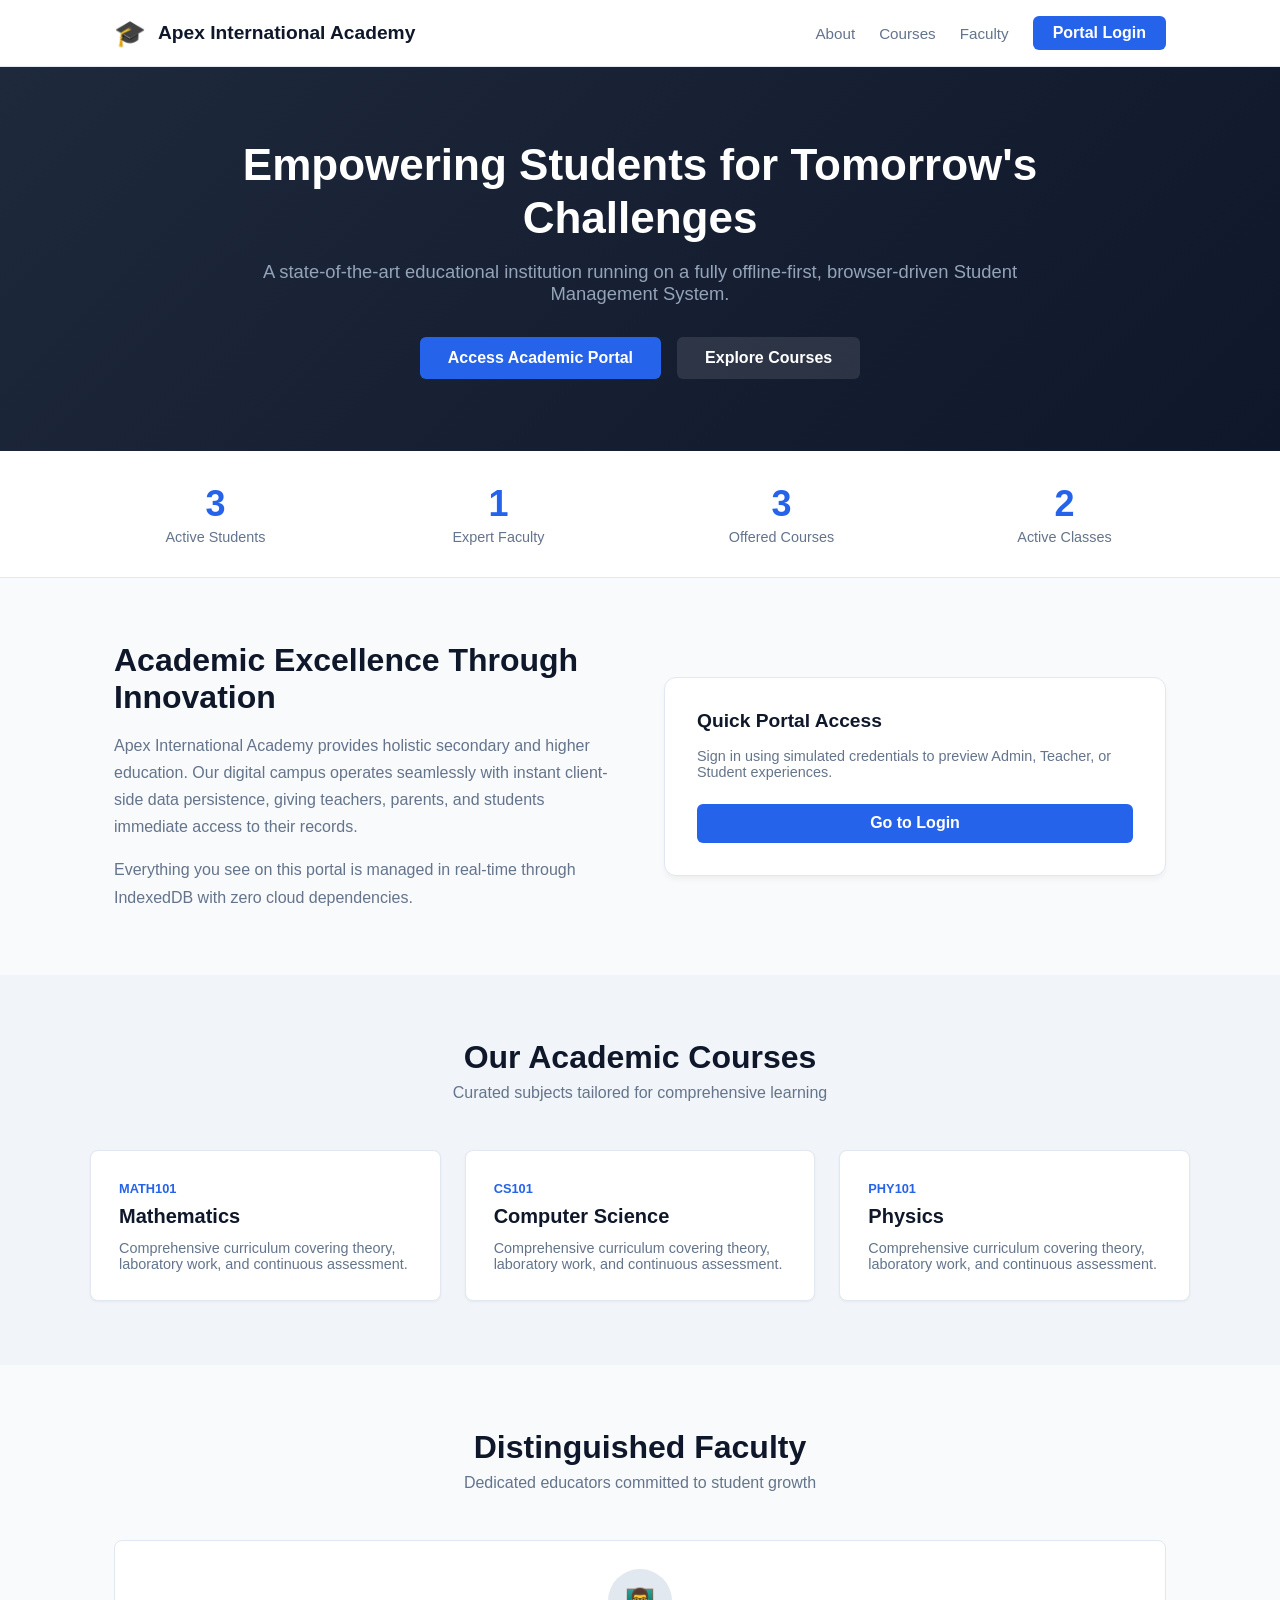
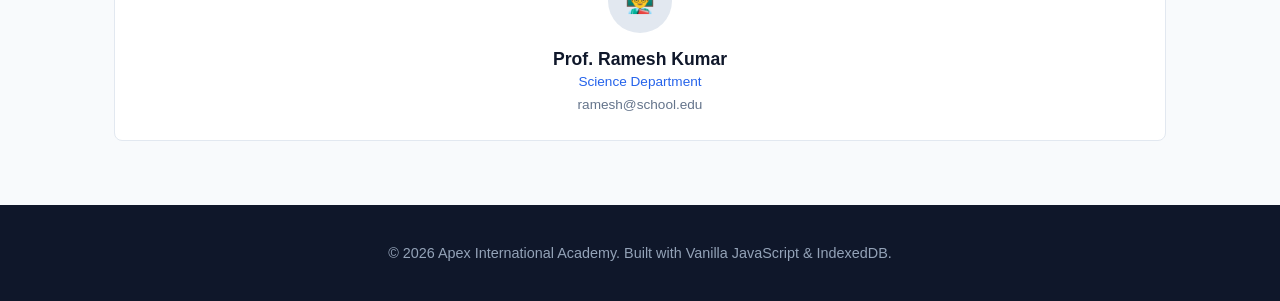
<file: index.html>
<!DOCTYPE html>
<html lang="en">
<head>
  <meta charset="UTF-8">
  <meta name="viewport" content="width=device-width, initial-scale=1.0">
  <title>Apex International Academy - Student Management System</title>
  <link rel="stylesheet" href="css/style.css">
</head>
<body>
  <!-- Navigation Header -->
  <header style="background: white; border-bottom: 1px solid var(--border); position: sticky; top: 0; z-index: 100;">
    <div style="max-width: 1100px; margin: 0 auto; padding: 1rem 1.5rem; display: flex; justify-content: space-between; align-items: center;">
      <div style="display: flex; align-items: center; gap: 0.75rem;">
        <span style="font-size: 1.6rem;">🎓</span>
        <strong style="font-size: 1.2rem; color: var(--text);">Apex International Academy</strong>
      </div>
      <nav style="display: flex; gap: 1.5rem; align-items: center;">
        <a href="#about" style="text-decoration: none; color: var(--text-muted); font-size: 0.95rem;">About</a>
        <a href="#courses" style="text-decoration: none; color: var(--text-muted); font-size: 0.95rem;">Courses</a>
        <a href="#faculty" style="text-decoration: none; color: var(--text-muted); font-size: 0.95rem;">Faculty</a>
        <a href="login.html" class="btn btn-primary" style="width: auto; padding: 0.5rem 1.25rem;">Portal Login</a>
      </nav>
    </div>
  </header>

  <!-- Hero Section -->
  <section style="background: linear-gradient(135deg, #1e293b 0%, #0f172a 100%); color: white; padding: 4.5rem 1.5rem; text-align: center;">
    <div style="max-width: 800px; margin: 0 auto;">
      <h1 style="font-size: 2.75rem; margin-bottom: 1rem; line-height: 1.2;">Empowering Students for Tomorrow's Challenges</h1>
      <p style="font-size: 1.15rem; color: #94a3b8; margin-bottom: 2rem;">
        A state-of-the-art educational institution running on a fully offline-first, browser-driven Student Management System.
      </p>
      <div style="display: flex; justify-content: center; gap: 1rem;">
        <a href="login.html" class="btn btn-primary" style="width: auto; padding: 0.75rem 1.75rem;">Access Academic Portal</a>
        <a href="#courses" class="btn" style="background: rgba(255,255,255,0.1); color: white; width: auto; padding: 0.75rem 1.75rem;">Explore Courses</a>
      </div>
    </div>
  </section>

  <!-- Live Statistics Section -->
  <section style="background: white; border-bottom: 1px solid var(--border); padding: 2rem 1.5rem;">
    <div style="max-width: 1100px; margin: 0 auto; display: grid; grid-template-columns: repeat(auto-fit, minmax(200px, 1fr)); gap: 2rem; text-align: center;">
      <div>
        <h3 id="stat-students" style="font-size: 2.25rem; color: var(--primary);">-</h3>
        <p style="color: var(--text-muted); font-size: 0.9rem; margin-top: 0.25rem;">Active Students</p>
      </div>
      <div>
        <h3 id="stat-faculty" style="font-size: 2.25rem; color: var(--primary);">-</h3>
        <p style="color: var(--text-muted); font-size: 0.9rem; margin-top: 0.25rem;">Expert Faculty</p>
      </div>
      <div>
        <h3 id="stat-courses" style="font-size: 2.25rem; color: var(--primary);">-</h3>
        <p style="color: var(--text-muted); font-size: 0.9rem; margin-top: 0.25rem;">Offered Courses</p>
      </div>
      <div>
        <h3 id="stat-classes" style="font-size: 2.25rem; color: var(--primary);">-</h3>
        <p style="color: var(--text-muted); font-size: 0.9rem; margin-top: 0.25rem;">Active Classes</p>
      </div>
    </div>
  </section>

  <!-- About Section -->
  <section id="about" style="max-width: 1100px; margin: 4rem auto; padding: 0 1.5rem;">
    <div style="display: grid; grid-template-columns: repeat(auto-fit, minmax(320px, 1fr)); gap: 3rem; align-items: center;">
      <div>
        <h2 style="font-size: 2rem; margin-bottom: 1rem;">Academic Excellence Through Innovation</h2>
        <p style="color: var(--text-muted); line-height: 1.7; margin-bottom: 1rem;">
          Apex International Academy provides holistic secondary and higher education. Our digital campus operates seamlessly with instant client-side data persistence, giving teachers, parents, and students immediate access to their records.
        </p>
        <p style="color: var(--text-muted); line-height: 1.7;">
          Everything you see on this portal is managed in real-time through IndexedDB with zero cloud dependencies.
        </p>
      </div>
      <div style="background: white; border: 1px solid var(--border); border-radius: 12px; padding: 2rem; box-shadow: 0 4px 6px -1px rgba(0,0,0,0.05);">
        <h3 style="margin-bottom: 1rem; font-size: 1.2rem;">Quick Portal Access</h3>
        <p style="color: var(--text-muted); font-size: 0.9rem; margin-bottom: 1.5rem;">
          Sign in using simulated credentials to preview Admin, Teacher, or Student experiences.
        </p>
        <a href="login.html" class="btn btn-primary">Go to Login</a>
      </div>
    </div>
  </section>

  <!-- Courses Section (Loaded dynamically from DB) -->
  <section id="courses" style="background: #f1f5f9; padding: 4rem 1.5rem;">
    <div style="max-width: 1100px; margin: 0 auto;">
      <div style="text-align: center; margin-bottom: 3rem;">
        <h2 style="font-size: 2rem; margin-bottom: 0.5rem;">Our Academic Courses</h2>
        <p style="color: var(--text-muted);">Curated subjects tailored for comprehensive learning</p>
      </div>
      <div id="courses-grid" style="display: grid; grid-template-columns: repeat(auto-fit, minmax(280px, 1fr)); gap: 1.5rem;">
        <p style="text-align: center; grid-column: 1/-1;">Loading courses...</p>
      </div>
    </div>
  </section>

  <!-- Faculty Section (Loaded dynamically from DB) -->
  <section id="faculty" style="max-width: 1100px; margin: 4rem auto; padding: 0 1.5rem;">
    <div style="text-align: center; margin-bottom: 3rem;">
      <h2 style="font-size: 2rem; margin-bottom: 0.5rem;">Distinguished Faculty</h2>
      <p style="color: var(--text-muted);">Dedicated educators committed to student growth</p>
    </div>
    <div id="faculty-grid" style="display: grid; grid-template-columns: repeat(auto-fit, minmax(260px, 1fr)); gap: 1.5rem;">
      <p style="text-align: center; grid-column: 1/-1;">Loading faculty members...</p>
    </div>
  </section>

  <!-- Footer -->
  <footer style="background: #0f172a; color: #94a3b8; padding: 2.5rem 1.5rem; text-align: center; font-size: 0.9rem;">
    <div style="max-width: 1100px; margin: 0 auto;">
      <p>© 2026 Apex International Academy. Built with Vanilla JavaScript & IndexedDB.</p>
    </div>
  </footer>

  <script type="module">
    import { db } from './js/database/db.js';
    import { seedDatabase } from './js/database/seed.js';

    async function loadPublicData() {
      await seedDatabase();

      // Load counts
      const [students, teachers, courses, classes] = await Promise.all([
        db.getAll('students'),
        db.getAll('teachers'),
        db.getAll('courses'),
        db.getAll('classes')
      ]);

      document.getElementById('stat-students').textContent = students.length;
      document.getElementById('stat-faculty').textContent = teachers.length;
      document.getElementById('stat-courses').textContent = courses.length;
      document.getElementById('stat-classes').textContent = classes.length;

      // Render courses
      const coursesGrid = document.getElementById('courses-grid');
      coursesGrid.innerHTML = courses.map(c => `
        <div style="background: white; padding: 1.75rem; border-radius: 8px; border: 1px solid var(--border); box-shadow: 0 1px 3px rgba(0,0,0,0.05);">
          <span style="font-size: 0.8rem; font-weight: 600; color: var(--primary); text-transform: uppercase;">${c.code}</span>
          <h3 style="font-size: 1.25rem; margin: 0.5rem 0 0.75rem;">${c.name}</h3>
          <p style="color: var(--text-muted); font-size: 0.9rem;">Comprehensive curriculum covering theory, laboratory work, and continuous assessment.</p>
        </div>
      `).join('');

      // Render faculty
      const facultyGrid = document.getElementById('faculty-grid');
      facultyGrid.innerHTML = teachers.map(t => `
        <div style="background: white; padding: 1.75rem; border-radius: 8px; border: 1px solid var(--border); text-align: center;">
          <div style="width: 64px; height: 64px; border-radius: 50%; background: #e2e8f0; margin: 0 auto 1rem; display: flex; align-items: center; justify-content: center; font-size: 1.5rem;">
            👨‍🏫
          </div>
          <h3 style="font-size: 1.1rem; margin-bottom: 0.25rem;">${t.name}</h3>
          <p style="color: var(--primary); font-size: 0.85rem; font-weight: 500; margin-bottom: 0.5rem;">${t.department} Department</p>
          <p style="color: var(--text-muted); font-size: 0.85rem;">${t.email}</p>
        </div>
      `).join('');
    }

    loadPublicData();
  </script>
</body>
</html>
</file>
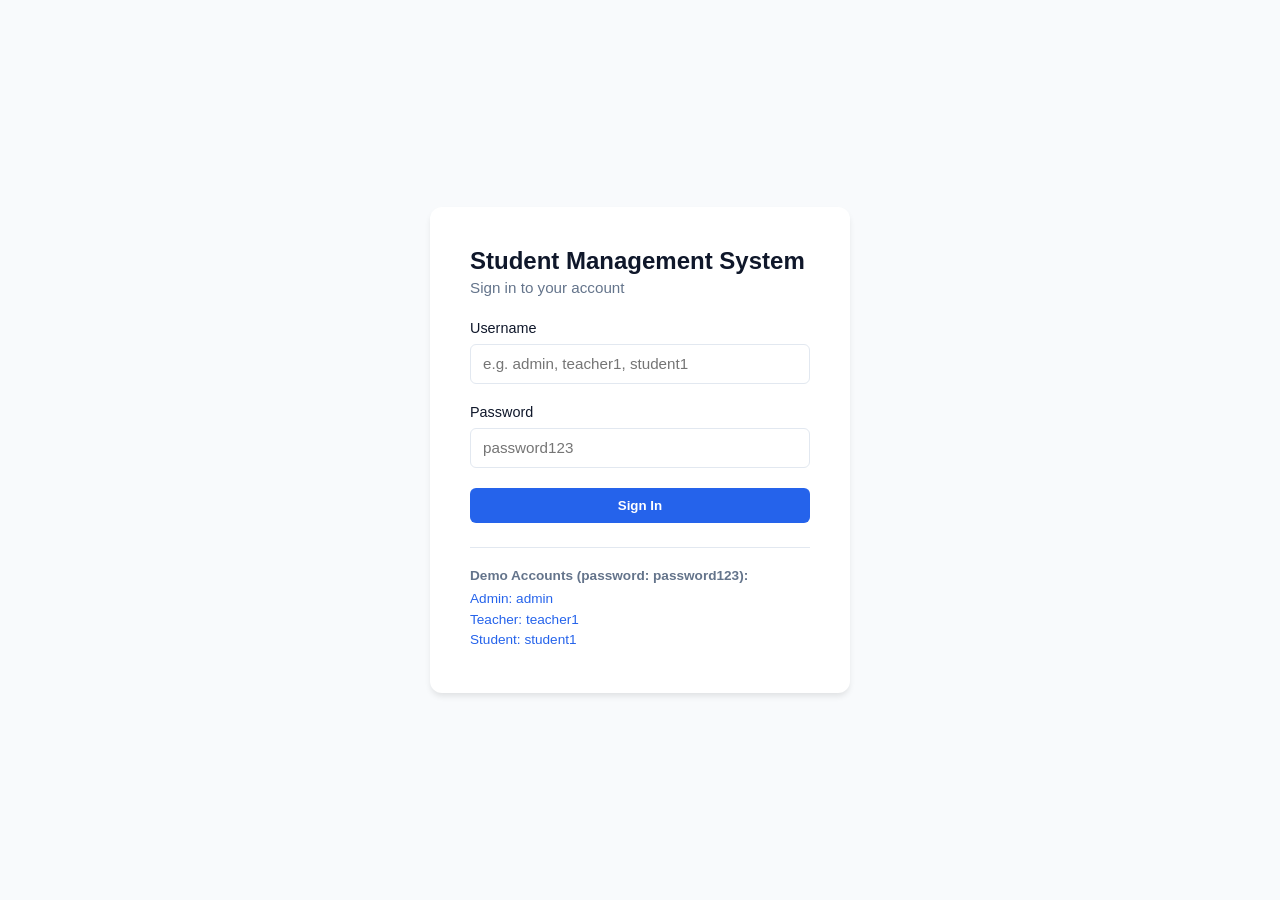
<file: login.html>
<!DOCTYPE html>
<html lang="en">
<head>
  <meta charset="UTF-8">
  <meta name="viewport" content="width=device-width, initial-scale=1.0">
  <title>Login - Student Management System</title>
  <link rel="stylesheet" href="css/style.css">
</head>
<body class="auth-body">
  <div class="login-card">
    <h2>Student Management System</h2>
    <p class="subtitle">Sign in to your account</p>

    <div id="error-alert" class="alert alert-error" style="display: none;"></div>

    <form id="login-form">
      <div class="form-group">
        <label for="username">Username</label>
        <input type="text" id="username" required placeholder="e.g. admin, teacher1, student1">
      </div>

      <div class="form-group">
        <label for="password">Password</label>
        <input type="password" id="password" required placeholder="password123">
      </div>

      <button type="submit" class="btn btn-primary">Sign In</button>
    </form>

    <div class="demo-hints">
      <p><strong>Demo Accounts (password: password123):</strong></p>
      <ul>
        <li><a href="#" class="quick-fill" data-user="admin">Admin: <code>admin</code></a></li>
        <li><a href="#" class="quick-fill" data-user="teacher1">Teacher: <code>teacher1</code></a></li>
        <li><a href="#" class="quick-fill" data-user="student1">Student: <code>student1</code></a></li>
      </ul>
    </div>
  </div>

  <script type="module">
    import { authService } from './js/services/auth-service.js';
    import { seedDatabase } from './js/database/seed.js';

    // Ensure database has seeded demo accounts
    await seedDatabase();

    const form = document.getElementById('login-form');
    const errorAlert = document.getElementById('error-alert');

    // Quick-fill helper for demo testing
    document.querySelectorAll('.quick-fill').forEach(el => {
      el.addEventListener('click', (e) => {
        e.preventDefault();
        document.getElementById('username').value = el.dataset.user;
        document.getElementById('password').value = 'password123';
      });
    });

    form.addEventListener('submit', async (e) => {
      e.preventDefault();
      errorAlert.style.display = 'none';

      const username = document.getElementById('username').value.trim();
      const password = document.getElementById('password').value;

      try {
        const user = await authService.login(username, password);
        // Route according to role
        window.location.href = `/pages/${user.role}/dashboard.html`;
      } catch (err) {
        errorAlert.textContent = err.message;
        errorAlert.style.display = 'block';
      }
    });
  </script>
</body>
</html>
</file>
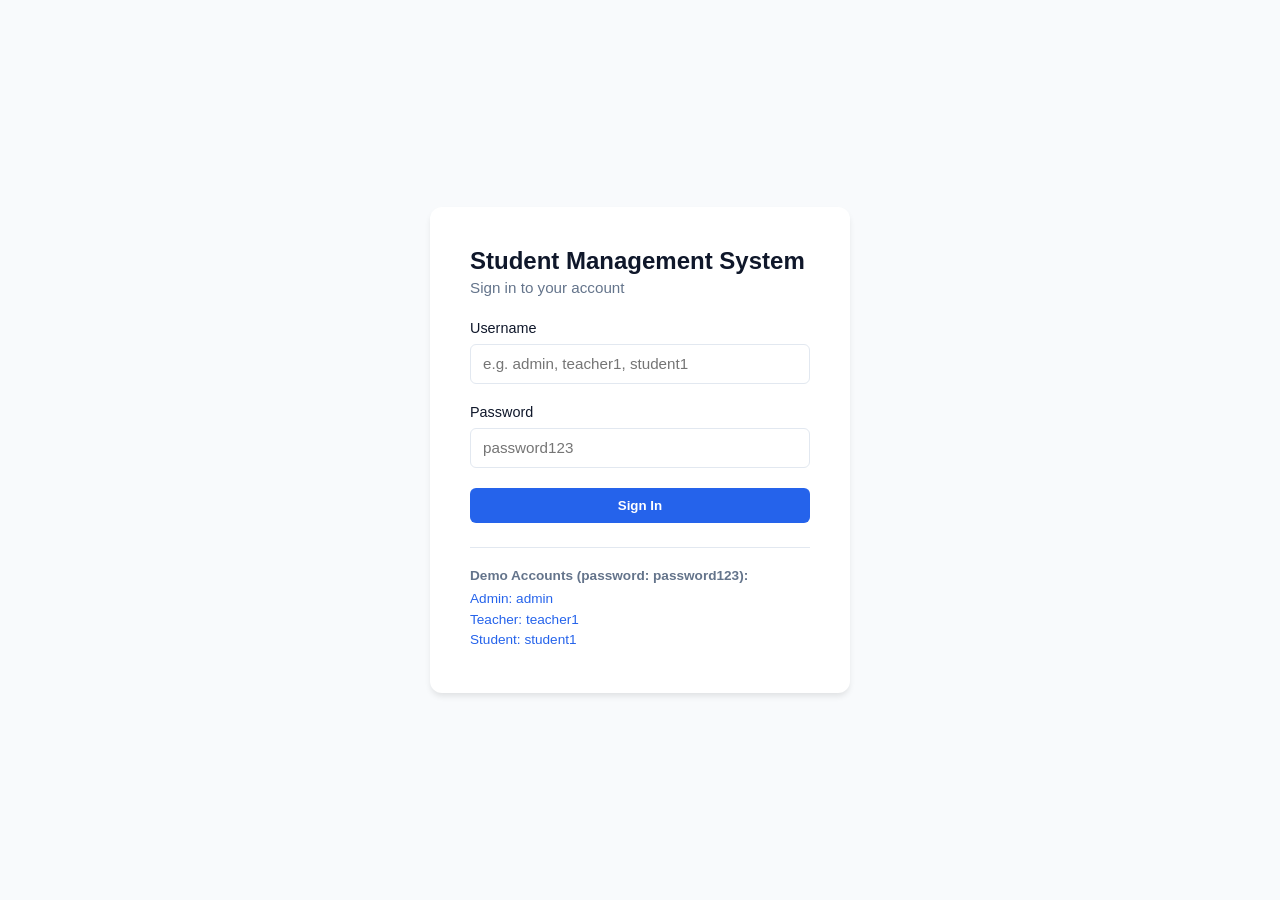
<file: pages/admin/classes.html>
<!DOCTYPE html>
<html lang="en">
<head>
  <meta charset="UTF-8">
  <meta name="viewport" content="width=device-width, initial-scale=1.0">
  <title>Class & Course Management - SMS</title>
  <link rel="stylesheet" href="../../css/style.css">
</head>
<body>
  <div class="dashboard-layout">
    <aside class="sidebar">
      <h3>Admin Panel</h3>
      <ul class="sidebar-nav">
        <li><a href="dashboard.html">Dashboard</a></li>
        <li><a href="students.html">Students</a></li>
        <li><a href="teachers.html">Teachers</a></li>
        <li><a href="classes.html" class="active">Classes & Courses</a></li>
        <li><a href="#" id="logout-btn">Logout</a></li>
      </ul>
    </aside>

    <main class="main-content">
      <div class="header-bar">
        <h2>Academic Management</h2>
        <span id="user-greeting">Admin</span>
      </div>

      <!-- Classes Section -->
      <div style="background: white; padding: 1.5rem; border-radius: 8px; margin-bottom: 2rem; box-shadow: 0 1px 3px rgba(0,0,0,0.05);">
        <h3 style="margin-bottom: 1rem; font-size: 1.1rem;">Add New Class</h3>
        <div id="class-error" class="alert alert-error" style="display: none;"></div>
        
        <form id="add-class-form" style="display: grid; grid-template-columns: repeat(auto-fit, minmax(200px, 1fr)); gap: 1rem; align-items: end;">
          <div class="form-group" style="margin-bottom: 0;">
            <label for="class-name">Class Name *</label>
            <input type="text" id="class-name" required placeholder="e.g. Grade 11 - Section A">
          </div>
          <div class="form-group" style="margin-bottom: 0;">
            <label for="academic-year">Academic Year *</label>
            <input type="text" id="academic-year" required placeholder="2026-2027" value="2026-2027">
          </div>
          <div class="form-group" style="margin-bottom: 0;">
            <button type="submit" class="btn btn-primary" style="height: 40px;">Create Class</button>
          </div>
        </form>

        <h4 style="margin: 1.5rem 0 1rem; font-size: 1rem; color: var(--text-muted);">Existing Classes</h4>
        <table class="table">
          <thead>
            <tr>
              <th>Class Name</th>
              <th>Academic Year</th>
              <th>Enrolled Students</th>
              <th>Actions</th>
            </tr>
          </thead>
          <tbody id="classes-tbody">
            <tr><td colspan="4" style="text-align: center;">Loading classes...</td></tr>
          </tbody>
        </table>
      </div>

      <!-- Courses Section -->
      <div style="background: white; padding: 1.5rem; border-radius: 8px; box-shadow: 0 1px 3px rgba(0,0,0,0.05);">
        <h3 style="margin-bottom: 1rem; font-size: 1.1rem;">Add New Course / Subject</h3>
        <div id="course-error" class="alert alert-error" style="display: none;"></div>

        <form id="add-course-form" style="display: grid; grid-template-columns: repeat(auto-fit, minmax(200px, 1fr)); gap: 1rem; align-items: end;">
          <div class="form-group" style="margin-bottom: 0;">
            <label for="course-name">Course Name *</label>
            <input type="text" id="course-name" required placeholder="e.g. Biology">
          </div>
          <div class="form-group" style="margin-bottom: 0;">
            <label for="course-code">Course Code *</label>
            <input type="text" id="course-code" required placeholder="e.g. BIO101">
          </div>
          <div class="form-group" style="margin-bottom: 0;">
            <button type="submit" class="btn btn-primary" style="height: 40px;">Create Course</button>
          </div>
        </form>

        <h4 style="margin: 1.5rem 0 1rem; font-size: 1rem; color: var(--text-muted);">Offered Courses</h4>
        <table class="table">
          <thead>
            <tr>
              <th>Code</th>
              <th>Course Name</th>
              <th>Actions</th>
            </tr>
          </thead>
          <tbody id="courses-tbody">
            <tr><td colspan="3" style="text-align: center;">Loading courses...</td></tr>
          </tbody>
        </table>
      </div>
    </main>
  </div>

  <script type="module">
    import { authService } from '../../js/services/auth-service.js';
    import { academicService } from '../../js/services/academic-service.js';

    authService.requireAuth(['admin']);
    document.getElementById('logout-btn').addEventListener('click', () => authService.logout());

    const classesTbody = document.getElementById('classes-tbody');
    const coursesTbody = document.getElementById('courses-tbody');
    const classError = document.getElementById('class-error');
    const courseError = document.getElementById('course-error');

    async function renderClasses() {
      const classes = await academicService.getClassesWithCounts();
      if (classes.length === 0) {
        classesTbody.innerHTML = '<tr><td colspan="4" style="text-align: center;">No classes created yet.</td></tr>';
        return;
      }

      classesTbody.innerHTML = classes.map(c => `
        <tr>
          <td><strong>${c.name}</strong></td>
          <td>${c.academicYear}</td>
          <td><span style="background: #e2e8f0; padding: 0.2rem 0.6rem; border-radius: 12px; font-weight: 600;">${c.studentCount}</span></td>
          <td>
            <button class="btn btn-danger delete-class-btn" data-id="${c.id}" style="padding: 0.35rem 0.65rem; font-size: 0.8rem;">Delete</button>
          </td>
        </tr>
      `).join('');

      document.querySelectorAll('.delete-class-btn').forEach(btn => {
        btn.addEventListener('click', async () => {
          classError.style.display = 'none';
          if (confirm('Are you sure you want to delete this class?')) {
            try {
              await academicService.deleteClass(btn.dataset.id);
              await renderClasses();
            } catch (err) {
              classError.textContent = err.message;
              classError.style.display = 'block';
            }
          }
        });
      });
    }

    async function renderCourses() {
      const courses = await academicService.getAllCourses();
      if (courses.length === 0) {
        coursesTbody.innerHTML = '<tr><td colspan="3" style="text-align: center;">No courses created yet.</td></tr>';
        return;
      }

      coursesTbody.innerHTML = courses.map(crs => `
        <tr>
          <td><code>${crs.code}</code></td>
          <td><strong>${crs.name}</strong></td>
          <td>
            <button class="btn btn-danger delete-course-btn" data-id="${crs.id}" style="padding: 0.35rem 0.65rem; font-size: 0.8rem;">Delete</button>
          </td>
        </tr>
      `).join('');

      document.querySelectorAll('.delete-course-btn').forEach(btn => {
        btn.addEventListener('click', async () => {
          courseError.style.display = 'none';
          if (confirm('Are you sure you want to delete this course?')) {
            try {
              await academicService.deleteCourse(btn.dataset.id);
              await renderCourses();
            } catch (err) {
              courseError.textContent = err.message;
              courseError.style.display = 'block';
            }
          }
        });
      });
    }

    // Add Class Form
    document.getElementById('add-class-form').addEventListener('submit', async (e) => {
      e.preventDefault();
      classError.style.display = 'none';
      try {
        await academicService.createClass({
          name: document.getElementById('class-name').value,
          academicYear: document.getElementById('academic-year').value
        });
        document.getElementById('class-name').value = '';
        await renderClasses();
      } catch (err) {
        classError.textContent = err.message;
        classError.style.display = 'block';
      }
    });

    // Add Course Form
    document.getElementById('add-course-form').addEventListener('submit', async (e) => {
      e.preventDefault();
      courseError.style.display = 'none';
      try {
        await academicService.createCourse({
          name: document.getElementById('course-name').value,
          code: document.getElementById('course-code').value
        });
        document.getElementById('add-course-form').reset();
        await renderCourses();
      } catch (err) {
        courseError.textContent = err.message;
        courseError.style.display = 'block';
      }
    });

    await renderClasses();
    await renderCourses();
  </script>
</body>
</html>
</file>
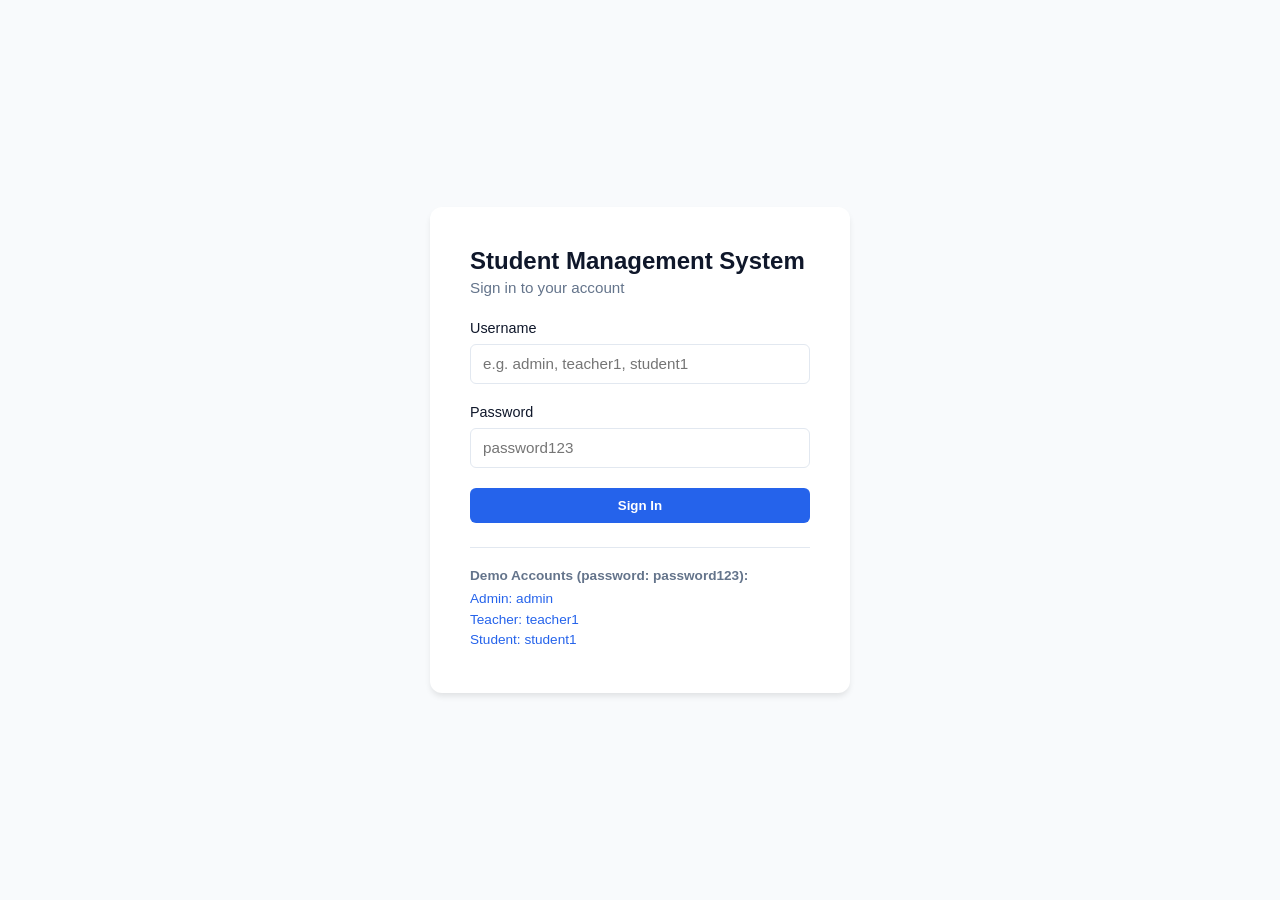
<file: pages/admin/dashboard.html>
<!DOCTYPE html>
<html lang="en">
<head>
  <meta charset="UTF-8">
  <meta name="viewport" content="width=device-width, initial-scale=1.0">
  <title>Admin Dashboard - SMS</title>
  <link rel="stylesheet" href="../../css/style.css">
</head>
<body>
  <div class="dashboard-layout">
    <aside class="sidebar">
      <h3>Admin Panel</h3>
      <ul class="sidebar-nav">
        <li><a href="dashboard.html" class="active">Dashboard</a></li>
        <li><a href="students.html">Students</a></li>
        <li><a href="teachers.html">Teachers</a></li>
        <li><a href="classes.html">Classes & Courses</a></li>
        <li><a href="#" id="logout-btn">Logout</a></li>
      </ul>
    </aside>

    <main class="main-content">
      <div class="header-bar">
        <h2>Dashboard Overview</h2>
        <span id="user-greeting">Welcome, Admin</span>
      </div>

      <div style="display: grid; grid-template-columns: repeat(auto-fit, minmax(200px, 1fr)); gap: 1.5rem; margin-bottom: 2rem;">
        <div style="background: white; padding: 1.5rem; border-radius: 8px; box-shadow: 0 1px 3px rgba(0,0,0,0.05);">
          <h4 style="color: var(--text-muted); font-size: 0.9rem;">Total Students</h4>
          <p id="total-students" style="font-size: 2rem; font-weight: bold; margin-top: 0.5rem;">0</p>
        </div>
        <div style="background: white; padding: 1.5rem; border-radius: 8px; box-shadow: 0 1px 3px rgba(0,0,0,0.05);">
          <h4 style="color: var(--text-muted); font-size: 0.9rem;">Total Teachers</h4>
          <p id="total-teachers" style="font-size: 2rem; font-weight: bold; margin-top: 0.5rem;">0</p>
        </div>
        <div style="background: white; padding: 1.5rem; border-radius: 8px; box-shadow: 0 1px 3px rgba(0,0,0,0.05);">
          <h4 style="color: var(--text-muted); font-size: 0.9rem;">Total Classes</h4>
          <p id="total-classes" style="font-size: 2rem; font-weight: bold; margin-top: 0.5rem;">0</p>
        </div>
      </div>

            <!-- Backup & Restore Section -->
      <div style="background: white; padding: 1.5rem; border-radius: 8px; box-shadow: 0 1px 3px rgba(0,0,0,0.05); margin-bottom: 2rem;">
        <h3 style="margin-bottom: 0.5rem; font-size: 1.1rem;">Data Management & Backup</h3>
        <p style="color: var(--text-muted); font-size: 0.9rem; margin-bottom: 1.25rem;">
          Export your local browser database to JSON, restore from a backup file, or reset to demo data.
        </p>

        <div style="display: flex; gap: 1rem; flex-wrap: wrap; align-items: center;">
          <button id="export-btn" class="btn btn-primary" style="width: auto;">📥 Export Backup (JSON)</button>
          
          <label class="btn" style="background: #e2e8f0; color: #1e293b; cursor: pointer; display: inline-block;">
            📤 Import Backup
            <input type="file" id="import-file" accept=".json" style="display: none;">
          </label>

          <button id="reset-btn" class="btn btn-danger" style="width: auto;">⚠️ Reset Demo Data</button>
        </div>
      </div>
    </main>
  </div>

  <script type="module">
    import { authService } from '../../js/services/auth-service.js';
    import { db } from '../../js/database/db.js';
    import { storageManager } from '../../js/utils/storage-manager.js';

    // Route guard: only admin allowed
    const currentUser = authService.requireAuth(['admin']);
    if (currentUser) {
      document.getElementById('user-greeting').textContent = `Welcome, ${currentUser.name}`;
      document.getElementById('logout-btn').addEventListener('click', () => authService.logout());

      // Load counts
      document.getElementById('total-students').textContent = await db.count('students');
      document.getElementById('total-teachers').textContent = await db.count('teachers');
      document.getElementById('total-classes').textContent = await db.count('classes');
    }
    document.getElementById('export-btn').addEventListener('click', async () => {
      await storageManager.exportBackup();
    });
    document.getElementById('import-file').addEventListener('change', async (e) => {
      const file = e.target.files[0];
      if (!file) return;
      try {
        await storageManager.importBackup(file);
        alert('Database restored successfully! Refreshing...');
        window.location.reload();
      } catch (err) {
        alert('Restore failed: ' + err.message);
      }
    });
    document.getElementById('reset-btn').addEventListener('click', async () => {
      if (confirm('Are you sure you want to reset all data back to the demo defaults?')) {
        await storageManager.resetToDefaults();
        alert('Database reset complete!');
        window.location.reload();
      }
    });
  </script>
</body>
</html>
</file>
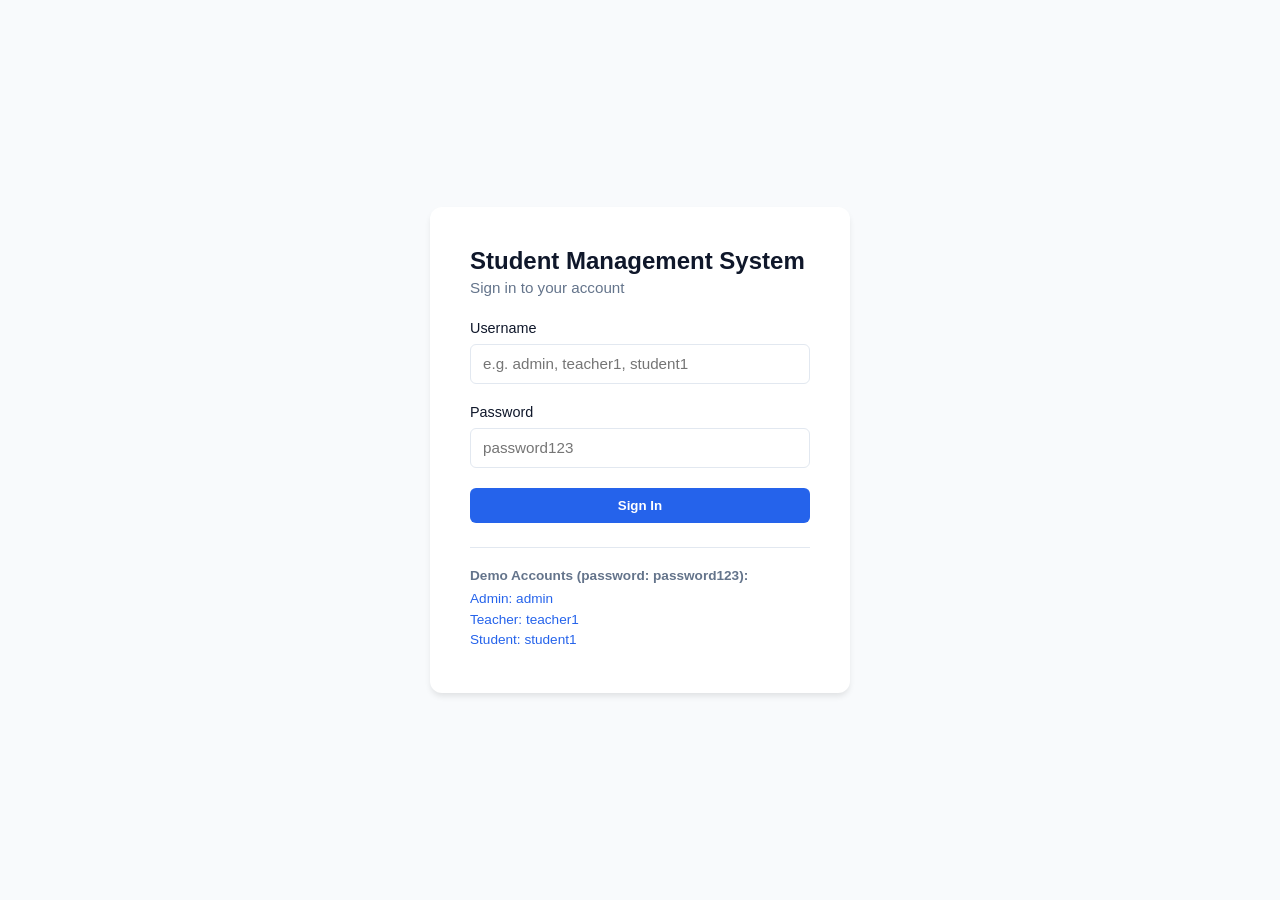
<file: pages/admin/students.html>
<!DOCTYPE html>
<html lang="en">

<head>
  <meta charset="UTF-8">
  <meta name="viewport" content="width=device-width, initial-scale=1.0">
  <title>Student Management - SMS</title>
  <link rel="stylesheet" href="../../css/style.css">
</head>

<body>
  <div class="dashboard-layout">
    <aside class="sidebar">
      <h3>Admin Panel</h3>
      <ul class="sidebar-nav">
        <li><a href="dashboard.html">Dashboard</a></li>
        <li><a href="students.html" class="active">Students</a></li>
        <li><a href="teachers.html">Teachers</a></li>
        <li><a href="classes.html" >Classes & Courses</a></li>
        <li><a href="#" id="logout-btn">Logout</a></li>
      </ul>
    </aside>

    <main class="main-content">
      <div class="header-bar">
        <h2>Students</h2>
        <span id="user-greeting">Admin</span>
      </div>

      <!-- Add Student Form -->
      <div
        style="background: white; padding: 1.5rem; border-radius: 8px; margin-bottom: 2rem; box-shadow: 0 1px 3px rgba(0,0,0,0.05);">
        <h3 style="margin-bottom: 1rem; font-size: 1.1rem;">Add New Student</h3>
        <div id="form-error" class="alert alert-error" style="display: none;"></div>

        <form id="add-student-form"
          style="display: grid; grid-template-columns: repeat(auto-fit, minmax(200px, 1fr)); gap: 1rem; align-items: end;">
          <div class="form-group" style="margin-bottom: 0;">
            <label for="name">Full Name *</label>
            <input type="text" id="name" required placeholder="John Doe">
          </div>
          <div class="form-group" style="margin-bottom: 0;">
            <label for="admissionNo">Admission No *</label>
            <input type="text" id="admissionNo" required placeholder="ADM202603">
          </div>
          <div class="form-group" style="margin-bottom: 0;">
            <label for="email">Email</label>
            <input type="email" id="email" placeholder="john@school.edu">
          </div>
          <div class="form-group" style="margin-bottom: 0;">
            <label for="classId">Class *</label>
            <select id="classId" required>
              <option value="">Select Class</option>
            </select>
          </div>
          <div class="form-group" style="margin-bottom: 0;">
            <button type="submit" class="btn btn-primary" style="height: 40px;">Add Student</button>
          </div>
        </form>
      </div>

      <!-- Search & Filter Controls -->
      <div style="display: flex; gap: 1rem; margin-bottom: 1.5rem; flex-wrap: wrap;">
        <input type="text" id="search-input" placeholder="🔍 Search by name or admission no..."
          style="flex: 2; min-width: 200px; padding: 0.6rem 0.8rem; border: 1px solid var(--border); border-radius: 6px;">
        <select id="filter-class"
          style="flex: 1; min-width: 150px; padding: 0.6rem 0.8rem; border: 1px solid var(--border); border-radius: 6px;">
          <option value="">All Classes</option>
        </select>
      </div>

      <!-- Students Table -->
      <table class="table">
        <thead>
          <tr>
            <th>Admission No</th>
            <th>Name</th>
            <th>Email</th>
            <th>Class</th>
            <th>Status</th>
            <th>Actions</th>
          </tr>
        </thead>
        <tbody id="students-tbody">
          <tr>
            <td colspan="6" style="text-align: center;">Loading students...</td>
          </tr>
        </tbody>
      </table>
    </main>
  </div>

  <script type="module">
    import { authService } from '../../js/services/auth-service.js';
    import { studentService } from '../../js/services/student-service.js';
    import { db } from '../../js/database/db.js';

    authService.requireAuth(['admin']);
    document.getElementById('logout-btn').addEventListener('click', () => authService.logout());
    document.getElementById('search-input').addEventListener('input', ()=> renderStudents());
    document.getElementById('filter-class').addEventListener('change', ()=> renderStudents());
    
    const tbody = document.getElementById('students-tbody');
    const classSelect = document.getElementById('classId');
    const form = document.getElementById('add-student-form');
    const formError = document.getElementById('form-error');

    // Populate class dropdowns (both Add Form and Filter)
    async function loadClasses() {
      const classes = await db.getAll('classes');
      const options = classes.map(c => `<option value="${c.id}">${c.name}</option>`).join('');
      classSelect.innerHTML = '<option value="">Select Class</option>' + options;
      document.getElementById('filter-class').innerHTML = '<option value="">All Classes</option>' + options;
    }

    // Render table
    let allStudents = [];
    async function renderStudents() {
      allStudents = await studentService.getAllStudents();
      applyFilters();
    }

    //Filtering logic
    function applyFilters() {
      const searchTerm = document.getElementById('search-input').value.toLowerCase().trim();
      const selectedClass = document.getElementById('filter-class').value;
      const filtered = allStudents.filter(s => {
        const matchesSearch = s.name.toLowerCase().includes(searchTerm) || s.admissionNo.toLowerCase().includes(searchTerm);
        const matchesClass = !selectedClass || s.classId === selectedClass;
        return matchesSearch && matchesClass;
      });
      if (allStudents.length === 0) {
        tbody.innerHTML = '<tr><td colspan="6" style="text-align: center;">No students found.</td></tr>';
        return;
      }

      tbody.innerHTML = filtered.map(s => `
        <tr>
          <td><strong>${s.admissionNo}</strong></td>
          <td>${s.name}</td>
          <td>${s.email || '-'}</td>
          <td>${s.className}</td>
          <td><span style="color: var(--success); font-weight: 500;">${s.status}</span></td>
          <td>
            <button class="btn btn-danger delete-btn" data-id="${s.id}" style="padding: 0.35rem 0.65rem; font-size: 0.8rem;">Delete</button>
          </td>
        </tr>
      `).join('');

      // Wire delete buttons
      document.querySelectorAll('.delete-btn').forEach(btn => {
        btn.addEventListener('click', async () => {
          if (confirm('Are you sure you want to delete this student?')) {
            await studentService.deleteStudent(btn.dataset.id);
            renderStudents();
          }
        });
      });
    }

    // Add student form submit
    form.addEventListener('submit', async (e) => {
      e.preventDefault();
      formError.style.display = 'none';

      try {
        await studentService.createStudent({
          name: document.getElementById('name').value,
          admissionNo: document.getElementById('admissionNo').value,
          email: document.getElementById('email').value,
          classId: document.getElementById('classId').value
        });
        form.reset();
        await renderStudents();
      } catch (err) {
        formError.textContent = err.message;
        formError.style.display = 'block';
      }
    });

    await loadClasses();
    await renderStudents();
  </script>
</body>

</html>
</file>
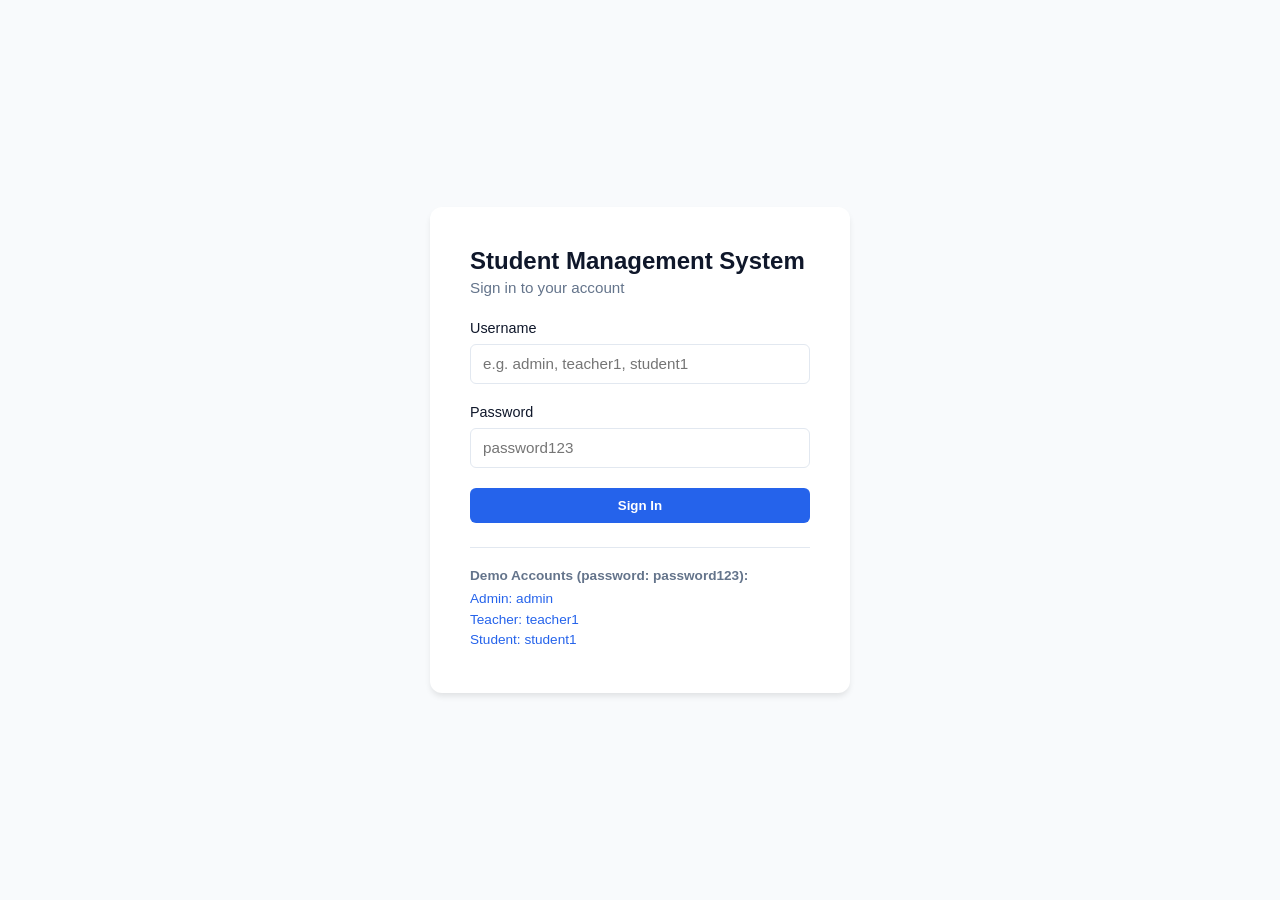
<file: pages/admin/teachers.html>
<!DOCTYPE html>
<html lang="en">
<head>
  <meta charset="UTF-8">
  <meta name="viewport" content="width=device-width, initial-scale=1.0">
  <title>Teacher Management - SMS</title>
  <link rel="stylesheet" href="../../css/style.css">
</head>
<body>
  <div class="dashboard-layout">
    <aside class="sidebar">
      <h3>Admin Panel</h3>
      <ul class="sidebar-nav">
        <li><a href="dashboard.html">Dashboard</a></li>
        <li><a href="students.html">Students</a></li>
        <li><a href="teachers.html" class="active">Teachers</a></li>
        <li><a href="classes.html" >Classes & Courses</a></li>
        <li><a href="#" id="logout-btn">Logout</a></li>
      </ul>
    </aside>

    <main class="main-content">
      <div class="header-bar">
        <h2>Teacher Management</h2>
        <span id="user-greeting">Admin</span>
      </div>

      <!-- Add Teacher Form -->
      <div style="background: white; padding: 1.5rem; border-radius: 8px; margin-bottom: 2rem; box-shadow: 0 1px 3px rgba(0,0,0,0.05);">
        <h3 style="margin-bottom: 1rem; font-size: 1.1rem;">Register New Teacher</h3>
        <div id="form-error" class="alert alert-error" style="display: none;"></div>
        
        <form id="add-teacher-form" style="display: grid; grid-template-columns: repeat(auto-fit, minmax(180px, 1fr)); gap: 1rem; align-items: end;">
          <div class="form-group" style="margin-bottom: 0;">
            <label for="name">Full Name *</label>
            <input type="text" id="name" required placeholder="Dr. Sarah Connor">
          </div>
          <div class="form-group" style="margin-bottom: 0;">
            <label for="employeeId">Employee ID *</label>
            <input type="text" id="employeeId" required placeholder="EMP002">
          </div>
          <div class="form-group" style="margin-bottom: 0;">
            <label for="department">Department *</label>
            <input type="text" id="department" required placeholder="Computer Science">
          </div>
          <div class="form-group" style="margin-bottom: 0;">
            <label for="email">Email</label>
            <input type="email" id="email" placeholder="sarah@school.edu">
          </div>
          <div class="form-group" style="margin-bottom: 0;">
            <button type="submit" class="btn btn-primary" style="height: 40px;">Add Teacher</button>
          </div>
        </form>
      </div>

      <!-- Teachers Table -->
      <table class="table">
        <thead>
          <tr>
            <th>Employee ID</th>
            <th>Name</th>
            <th>Department</th>
            <th>Email</th>
            <th>Default Login</th>
            <th>Actions</th>
          </tr>
        </thead>
        <tbody id="teachers-tbody">
          <tr><td colspan="6" style="text-align: center;">Loading teachers...</td></tr>
        </tbody>
      </table>
    </main>
  </div>

  <script type="module">
    import { authService } from '../../js/services/auth-service.js';
    import { teacherService } from '../../js/services/teacher-service.js';

    authService.requireAuth(['admin']);
    document.getElementById('logout-btn').addEventListener('click', () => authService.logout());

    const tbody = document.getElementById('teachers-tbody');
    const form = document.getElementById('add-teacher-form');
    const formError = document.getElementById('form-error');

    async function renderTeachers() {
      const teachers = await teacherService.getAllTeachers();
      if (teachers.length === 0) {
        tbody.innerHTML = '<tr><td colspan="6" style="text-align: center;">No teachers registered.</td></tr>';
        return;
      }

      tbody.innerHTML = teachers.map(t => `
        <tr>
          <td><strong>${t.employeeId}</strong></td>
          <td>${t.name}</td>
          <td>${t.department}</td>
          <td>${t.email || '-'}</td>
          <td><code>${t.employeeId.toLowerCase()}</code></td>
          <td>
            <button class="btn btn-danger delete-btn" data-id="${t.id}" style="padding: 0.35rem 0.65rem; font-size: 0.8rem;">Delete</button>
          </td>
        </tr>
      `).join('');

      document.querySelectorAll('.delete-btn').forEach(btn => {
        btn.addEventListener('click', async () => {
          if (confirm('Are you sure you want to delete this teacher?')) {
            await teacherService.deleteTeacher(btn.dataset.id);
            renderTeachers();
          }
        });
      });
    }

    form.addEventListener('submit', async (e) => {
      e.preventDefault();
      formError.style.display = 'none';

      try {
        await teacherService.createTeacher({
          name: document.getElementById('name').value,
          employeeId: document.getElementById('employeeId').value,
          department: document.getElementById('department').value,
          email: document.getElementById('email').value
        });
        form.reset();
        await renderTeachers();
      } catch (err) {
        formError.textContent = err.message;
        formError.style.display = 'block';
      }
    });

    await renderTeachers();
  </script>
</body>
</html>
</file>
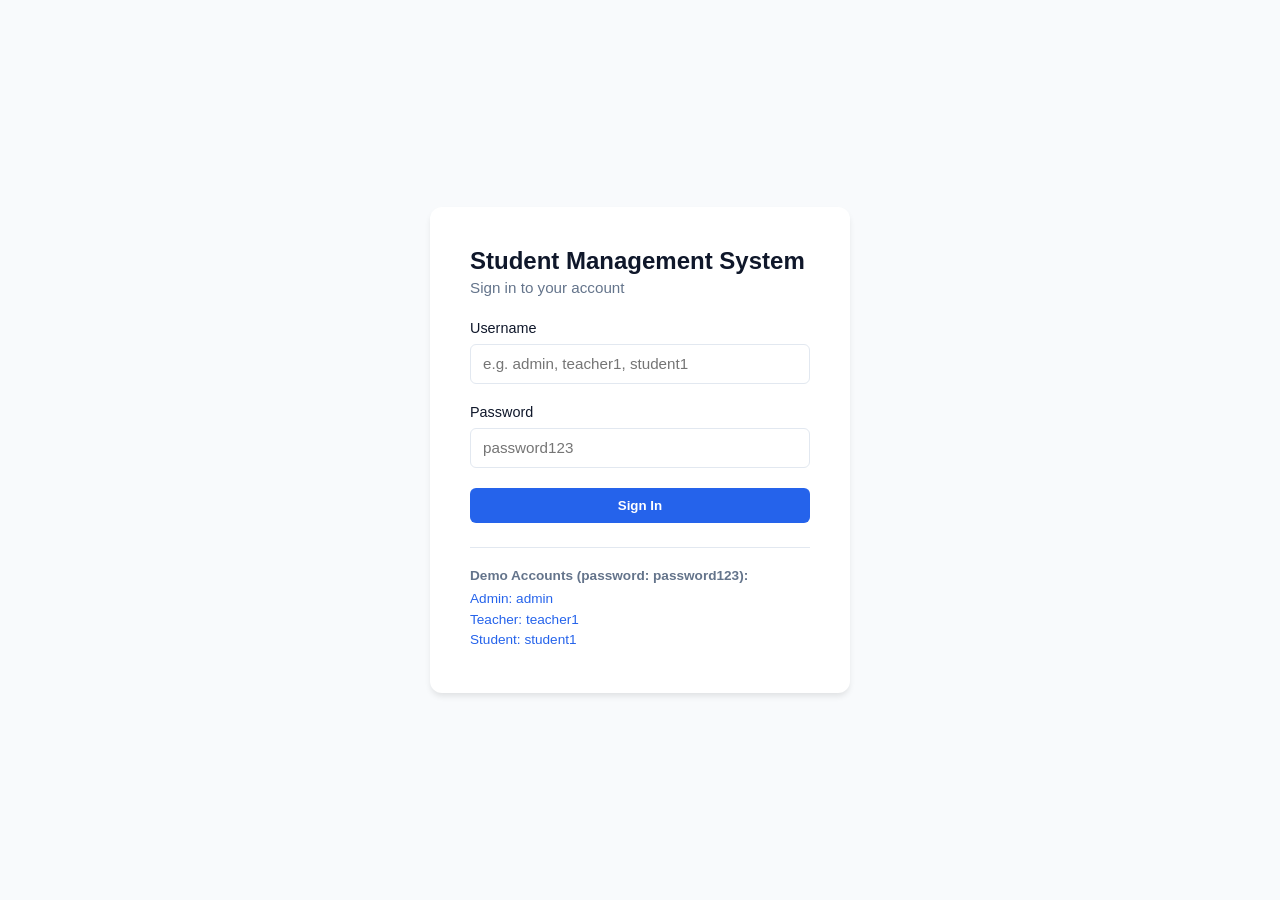
<file: pages/student/dashboard.html>
<!DOCTYPE html>
<html lang="en">
<head>
  <meta charset="UTF-8">
  <meta name="viewport" content="width=device-width, initial-scale=1.0">
  <title>Student Portal - SMS</title>
  <link rel="stylesheet" href="../../css/style.css">
</head>
<body>
  <div class="dashboard-layout">
    <aside class="sidebar">
      <h3>Student Portal</h3>
      <ul class="sidebar-nav">
        <li><a href="dashboard.html" class="active">My Dashboard</a></li>
        <li><a href="#" id="logout-btn">Logout</a></li>
      </ul>
    </aside>

    <main class="main-content">
      <div class="header-bar">
        <h2>My Academic Portal</h2>
        <span id="user-greeting">Welcome, Student</span>
      </div>

      <!-- Profile Card -->
      <div style="background: white; padding: 1.5rem; border-radius: 8px; margin-bottom: 2rem; box-shadow: 0 1px 3px rgba(0,0,0,0.05);">
        <h3 style="margin-bottom: 1rem; font-size: 1.1rem;">Student Information</h3>
        <div id="student-profile" style="display: grid; grid-template-columns: repeat(auto-fit, minmax(200px, 1fr)); gap: 1rem;">
          <div><span style="color: var(--text-muted); font-size: 0.85rem;">Full Name:</span> <strong id="profile-name">-</strong></div>
          <div><span style="color: var(--text-muted); font-size: 0.85rem;">Admission No:</span> <strong id="profile-admission">-</strong></div>
          <div><span style="color: var(--text-muted); font-size: 0.85rem;">Enrolled Class:</span> <strong id="profile-class">-</strong></div>
          <div><span style="color: var(--text-muted); font-size: 0.85rem;">Email:</span> <strong id="profile-email">-</strong></div>
        </div>
      </div>

      <!-- School Announcements -->
      <div style="background: white; padding: 1.5rem; border-radius: 8px; box-shadow: 0 1px 3px rgba(0,0,0,0.05);">
        <h3 style="margin-bottom: 1rem; font-size: 1.1rem;">Announcements</h3>
        <div id="announcements-container">
          <p style="color: var(--text-muted);">Loading announcements...</p>
        </div>
      </div>
    </main>
  </div>

  <script type="module">
    import { authService } from '../../js/services/auth-service.js';
    import { studentRepository } from '../../js/repositories/student-repository.js';
    import { db } from '../../js/database/db.js';

    // Route guard: student only
    const user = authService.requireAuth(['student']);
    if (user) {
      document.getElementById('user-greeting').textContent = `Welcome, ${user.name}`;
      document.getElementById('logout-btn').addEventListener('click', () => authService.logout());

      // Fetch student details using the session's refId
      const student = user.refId ? await studentRepository.getById(user.refId) : null;

      if (student) {
        document.getElementById('profile-name').textContent = student.name;
        document.getElementById('profile-admission').textContent = student.admissionNo;
        document.getElementById('profile-email').textContent = student.email || '-';

        const studentClass = await db.get('classes', student.classId);
        document.getElementById('profile-class').textContent = studentClass ? studentClass.name : 'Not Assigned';
      } else {
        document.getElementById('profile-name').textContent = user.name;
        document.getElementById('profile-admission').textContent = 'N/A';
        document.getElementById('profile-class').textContent = 'N/A';
      }

      // Load announcements
      const announcements = await db.getAll('announcements');
      const container = document.getElementById('announcements-container');
      if (announcements.length === 0) {
        container.innerHTML = '<p style="color: var(--text-muted);">No announcements yet.</p>';
      } else {
        container.innerHTML = announcements.map(a => `
          <div style="border-left: 4px solid var(--primary); padding: 0.5rem 1rem; margin-bottom: 1rem; background: #f8fafc;">
            <h4 style="margin-bottom: 0.25rem;">${a.title}</h4>
            <p style="font-size: 0.9rem; color: #334155;">${a.content}</p>
            <span style="font-size: 0.75rem; color: var(--text-muted);">${a.date}</span>
          </div>
        `).join('');
      }
    }
  </script>
</body>
</html>
</file>
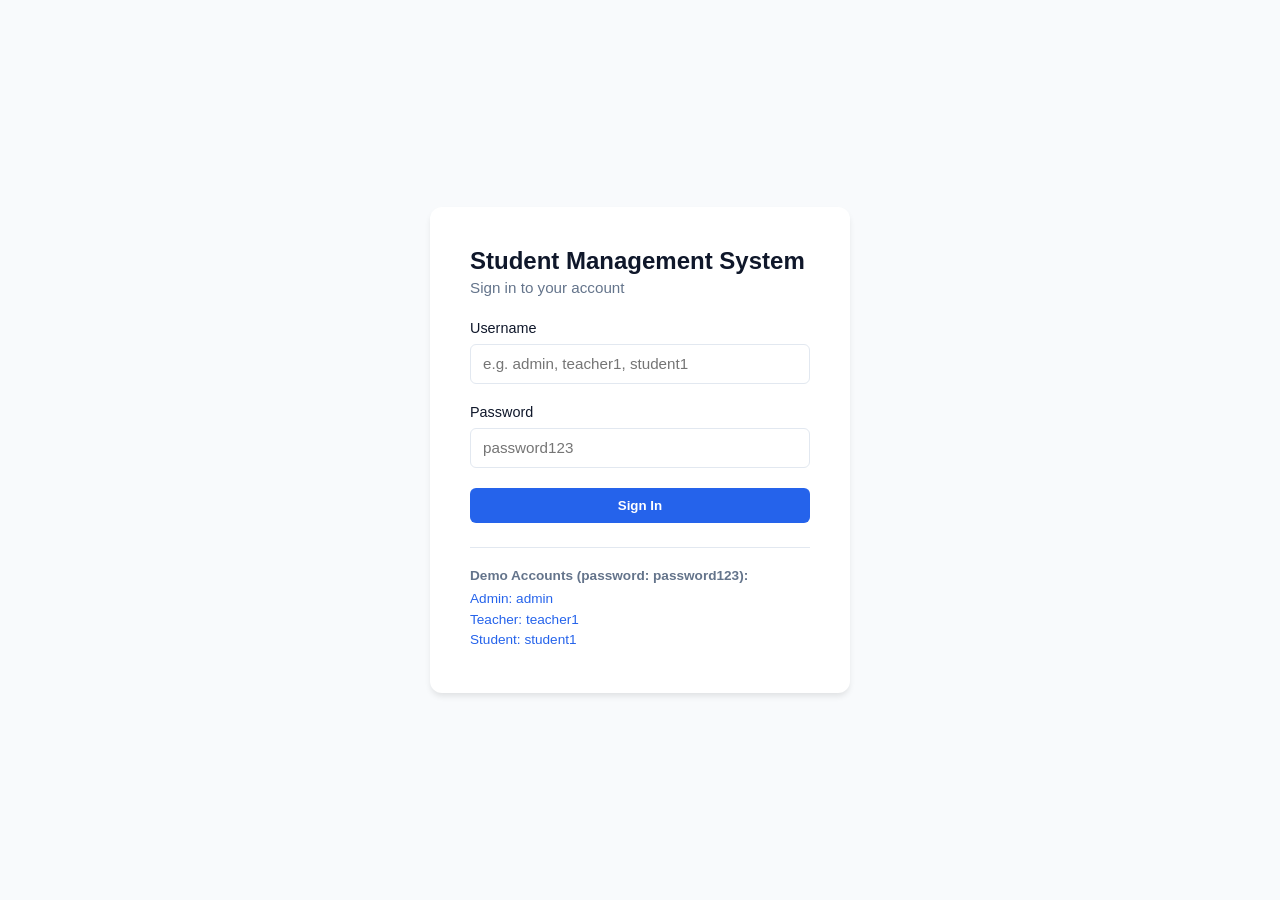
<file: pages/teacher/dashboard.html>
<!DOCTYPE html>
<html lang="en">
<head>
  <meta charset="UTF-8">
  <meta name="viewport" content="width=device-width, initial-scale=1.0">
  <title>Teacher Dashboard - SMS</title>
  <link rel="stylesheet" href="../../css/style.css">
</head>
<body>
  <div class="dashboard-layout">
    <aside class="sidebar">
      <h3>Teacher Portal</h3>
      <ul class="sidebar-nav">
        <li><a href="dashboard.html" class="active">Dashboard</a></li>
        <li><a href="#" id="logout-btn">Logout</a></li>
      </ul>
    </aside>

    <main class="main-content">
      <div class="header-bar">
        <h2>Teacher Overview</h2>
        <span id="user-greeting">Welcome, Teacher</span>
      </div>

      <!-- Classes & Courses Section -->
      <div style="background: white; padding: 1.5rem; border-radius: 8px; margin-bottom: 2rem; box-shadow: 0 1px 3px rgba(0,0,0,0.05);">
        <h3 style="margin-bottom: 1rem; font-size: 1.1rem;">Academic Structure</h3>
        <p style="color: var(--text-muted); margin-bottom: 1rem;">All active classes and courses in the system:</p>
        <div id="classes-list" style="display: flex; gap: 1rem; flex-wrap: wrap;"></div>
      </div>

      <!-- Assigned Students Section -->
      <div style="background: white; padding: 1.5rem; border-radius: 8px; box-shadow: 0 1px 3px rgba(0,0,0,0.05);">
        <h3 style="margin-bottom: 1rem; font-size: 1.1rem;">Students List</h3>
        <table class="table">
          <thead>
            <tr>
              <th>Admission No</th>
              <th>Name</th>
              <th>Class</th>
              <th>Email</th>
              <th>Status</th>
            </tr>
          </thead>
          <tbody id="students-tbody">
            <tr><td colspan="5" style="text-align: center;">Loading students...</td></tr>
          </tbody>
        </table>
      </div>
    </main>
  </div>

  <script type="module">
    import { authService } from '../../js/services/auth-service.js';
    import { studentService } from '../../js/services/student-service.js';
    import { db } from '../../js/database/db.js';

    // Route guard: teacher only
    const user = authService.requireAuth(['teacher']);
    if (user) {
      document.getElementById('user-greeting').textContent = `Welcome, ${user.name}`;
      document.getElementById('logout-btn').addEventListener('click', () => authService.logout());

      // Load classes
      const classes = await db.getAll('classes');
      const classesList = document.getElementById('classes-list');
      classesList.innerHTML = classes.map(c => `
        <div style="border: 1px solid var(--border); padding: 0.75rem 1rem; border-radius: 6px; background: #f8fafc;">
          <strong>${c.name}</strong>
          <div style="font-size: 0.8rem; color: var(--text-muted);">${c.academicYear}</div>
        </div>
      `).join('');

      // Load students
      const students = await studentService.getAllStudents();
      const tbody = document.getElementById('students-tbody');
      tbody.innerHTML = students.map(s => `
        <tr>
          <td><strong>${s.admissionNo}</strong></td>
          <td>${s.name}</td>
          <td>${s.className}</td>
          <td>${s.email || '-'}</td>
          <td><span style="color: var(--success); font-weight: 500;">${s.status}</span></td>
        </tr>
      `).join('');
    }
  </script>
</body>
</html>
</file>
<file: css/style.css>
:root {
  --primary: #2563eb;
  --primary-hover: #1d4ed8;
  --bg: #f8fafc;
  --surface: #ffffff;
  --text: #0f172a;
  --text-muted: #64748b;
  --border: #e2e8f0;
  --danger: #ef4444;
  --success: #22c55e;
}

* { box-sizing: border-box; margin: 0; padding: 0; font-family: -apple-system, BlinkMacSystemFont, "Segoe UI", Roboto, sans-serif; }
body { background: var(--bg); color: var(--text); min-height: 100vh; }

.auth-body { display: flex; align-items: center; justify-content: center; min-height: 100vh; padding: 1rem; }
.login-card { background: var(--surface); padding: 2.5rem; border-radius: 12px; box-shadow: 0 4px 6px -1px rgba(0,0,0,0.1); width: 100%; max-width: 420px; }
.login-card h2 { margin-bottom: 0.25rem; font-size: 1.5rem; }
.subtitle { color: var(--text-muted); margin-bottom: 1.5rem; font-size: 0.95rem; }

.form-group { margin-bottom: 1.25rem; }
.form-group label { display: block; margin-bottom: 0.5rem; font-weight: 500; font-size: 0.9rem; }
.form-group input, .form-group select { width: 100%; padding: 0.65rem 0.75rem; border: 1px solid var(--border); border-radius: 6px; font-size: 0.95rem; }
.form-group input:focus, .form-group select:focus { outline: none; border-color: var(--primary); }

.btn { display: inline-block; padding: 0.65rem 1.25rem; border-radius: 6px; border: none; font-weight: 600; cursor: pointer; text-align: center; text-decoration: none; }
.btn-primary { background: var(--primary); color: white; width: 100%; }
.btn-primary:hover { background: var(--primary-hover); }
.btn-danger { background: var(--danger); color: white; }

.alert { padding: 0.75rem 1rem; border-radius: 6px; margin-bottom: 1rem; font-size: 0.9rem; }
.alert-error { background: #fef2f2; color: #991b1b; border: 1px solid #fecaca; }

.demo-hints { margin-top: 1.5rem; padding-top: 1.25rem; border-top: 1px solid var(--border); font-size: 0.85rem; color: var(--text-muted); }
.demo-hints ul { list-style: none; margin-top: 0.5rem; }
.demo-hints li { margin-bottom: 0.35rem; }
.demo-hints a { color: var(--primary); text-decoration: none; }
.demo-hints a:hover { text-decoration: underline; }

/* Dashboard Layout */
.dashboard-layout { display: flex; min-height: 100vh; }
.sidebar { width: 240px; background: #1e293b; color: white; padding: 1.5rem 1rem; flex-shrink: 0; }
.sidebar h3 { font-size: 1.1rem; margin-bottom: 1.5rem; padding-left: 0.5rem; }
.sidebar-nav { list-style: none; }
.sidebar-nav li { margin-bottom: 0.5rem; }
.sidebar-nav a { display: block; padding: 0.6rem 0.8rem; color: #cbd5e1; text-decoration: none; border-radius: 6px; }
.sidebar-nav a:hover, .sidebar-nav a.active { background: #334155; color: white; }
.main-content { flex: 1; padding: 2rem; }
.header-bar { display: flex; justify-content: space-between; align-items: center; margin-bottom: 2rem; }
.table { width: 100%; border-collapse: collapse; background: white; border-radius: 8px; overflow: hidden; box-shadow: 0 1px 3px rgba(0,0,0,0.05); }
.table th, .table td { padding: 0.85rem 1rem; text-align: left; border-bottom: 1px solid var(--border); font-size: 0.9rem; }
.table th { background: #f1f5f9; font-weight: 600; color: #475569; }
</file>
